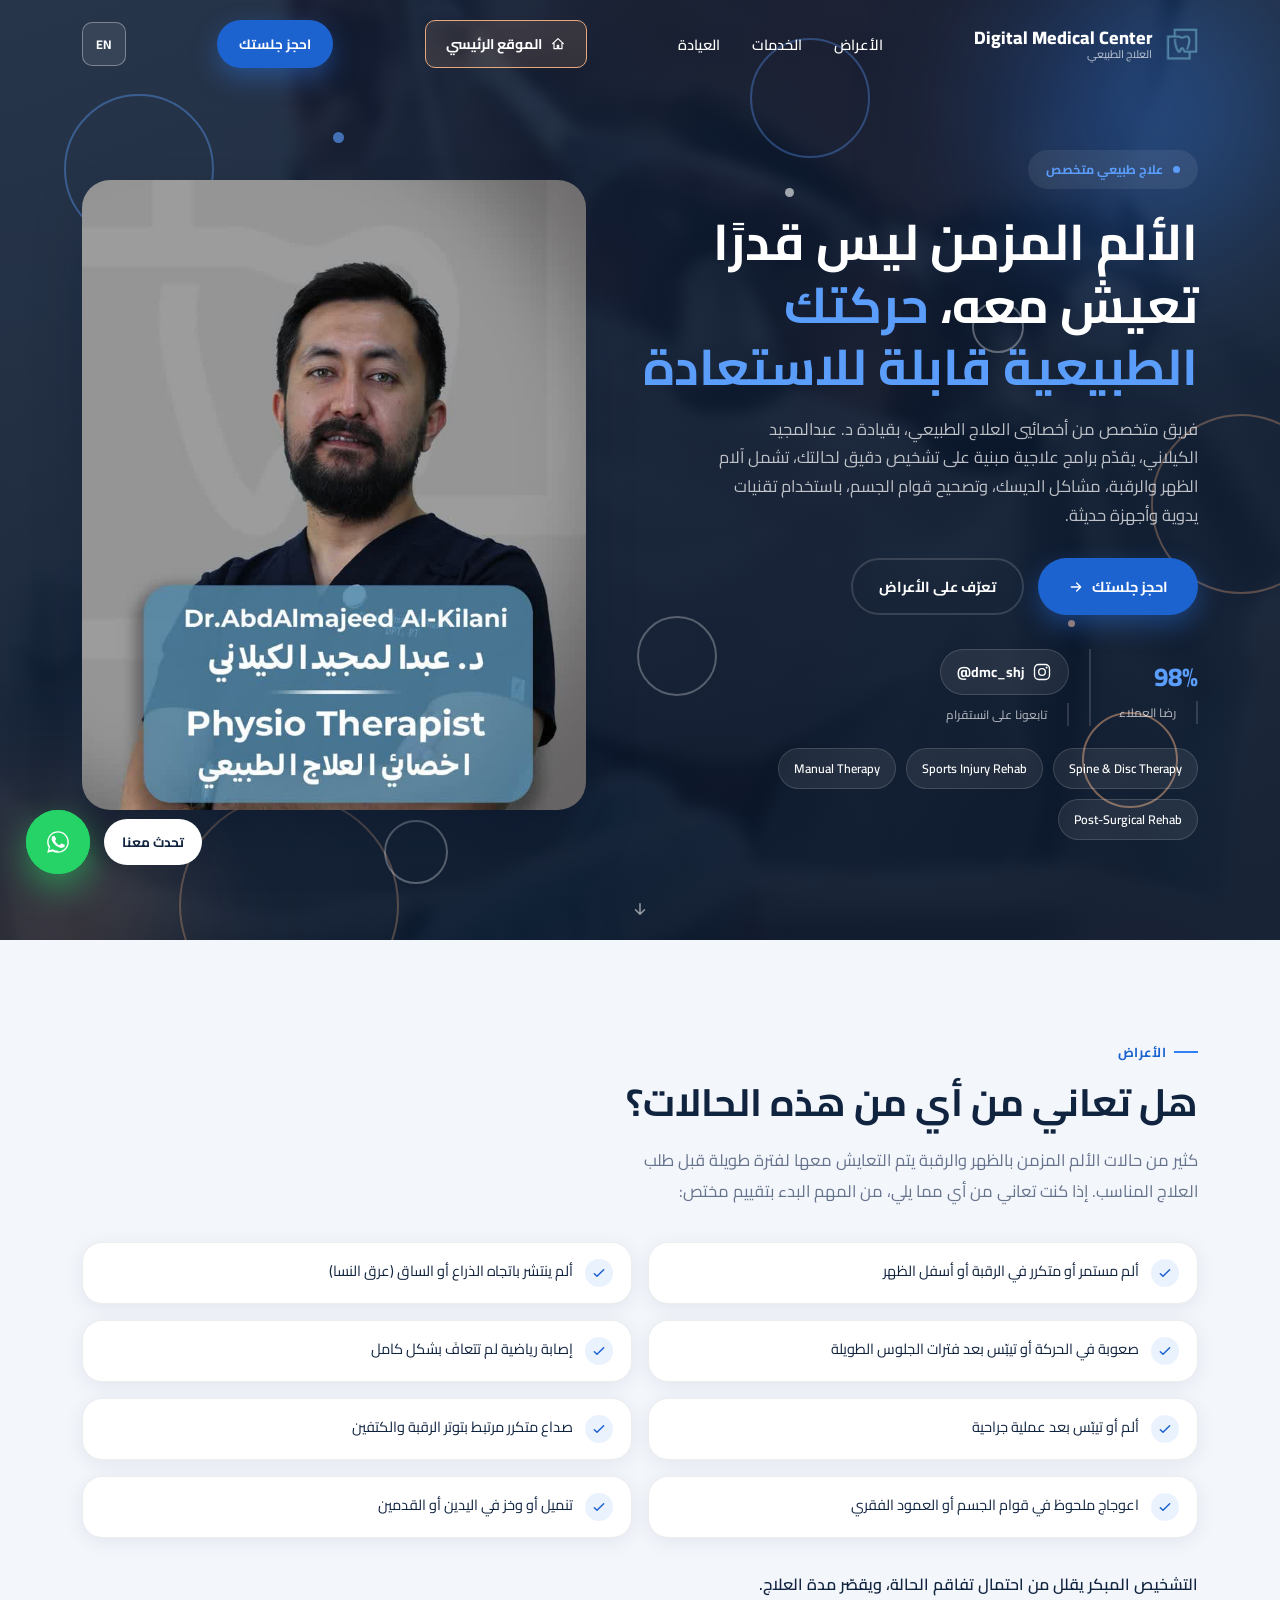
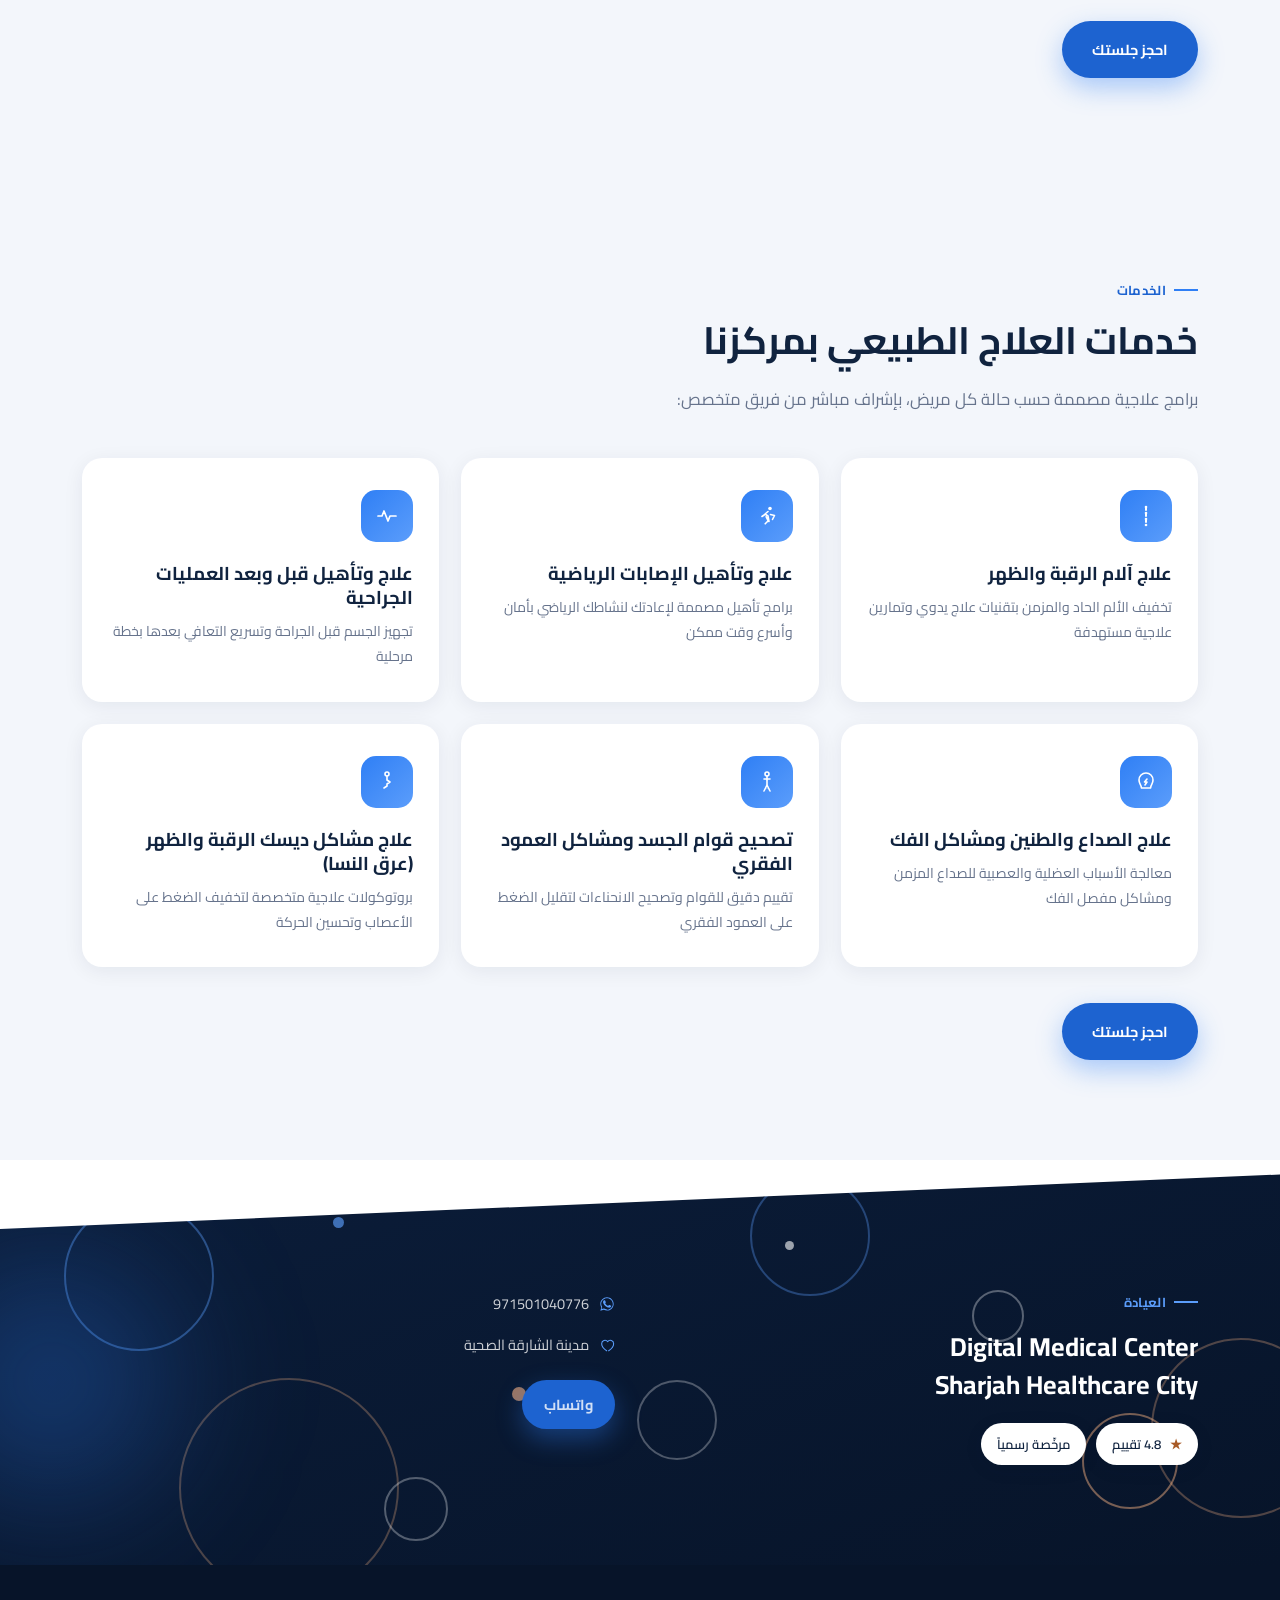
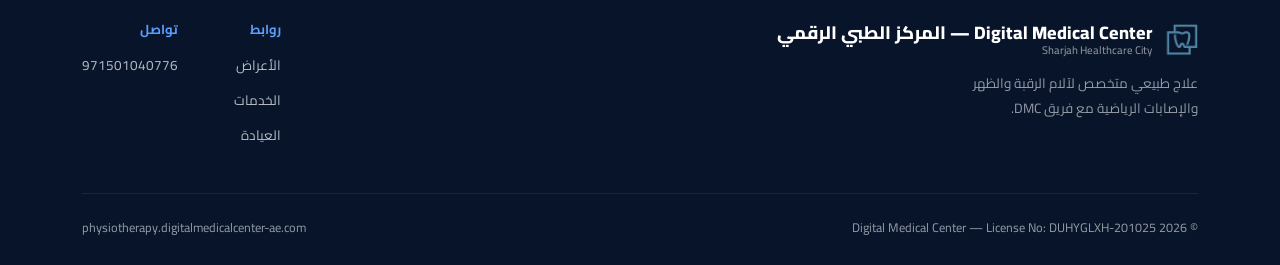
<file: index.html>
<!DOCTYPE html>
<html lang="ar" dir="rtl">
<head>
<meta charset="UTF-8">
<meta name="viewport" content="width=device-width, initial-scale=1.0">
<title data-i18n="pageTitle">العلاج الطبيعي | د. عبدالمجيد الكيلاني | المركز الطبي الرقمي</title>
<meta name="description" data-i18n-attr="content:metaDesc" content="علاج طبيعي متخصص لآلام الظهر والرقبة، مشاكل الديسك، والإصابات الرياضية مع د. عبدالمجيد الكيلاني وفريقه — المركز الطبي الرقمي (Digital Medical Center)، Sharjah Healthcare City.">
<link rel="icon" type="image/png" href="assets/images/logo-icon.png">

<link rel="preconnect" href="https://fonts.googleapis.com">
<link rel="preconnect" href="https://fonts.gstatic.com" crossorigin>
<link href="https://fonts.googleapis.com/css2?family=Cairo:wght@400;500;600;700;800&display=swap" rel="stylesheet">

<link rel="stylesheet" href="css/tokens.css">
<link rel="stylesheet" href="css/base.css">
<link rel="stylesheet" href="css/components.css">
<link rel="stylesheet" href="styles.css">
</head>
<body>

<!-- ===== Header (shared component — see components/header.html) ===== -->
<header class="site-header" id="siteHeader">
  <div class="wrap header-inner">
    <a href="/" class="brand">
      <img class="brand-icon" src="assets/images/logo-icon.png" alt="" width="36" height="36">
      <span class="brand-text">Digital Medical Center<small data-i18n="brandTagline">العلاج الطبيعي</small></span>
    </a>
    <nav class="main-nav" id="mainNav">
      <ul>
        <li><a href="#symptoms" data-i18n="navSymptoms">الأعراض</a></li>
        <li><a href="#services" data-i18n="navServices">الخدمات</a></li>
        <li><a href="#clinic" data-i18n="navClinic">العيادة</a></li>
      </ul>
    </nav>
    <a href="https://digitalmedicalcenter-ae.com/" target="_blank" rel="noopener" class="btn-mainsite">
      <svg width="16" height="16" viewBox="0 0 24 24" fill="none"><path d="M4 11.5 12 4l8 7.5M6 10v9h5v-5h2v5h5v-9" stroke="currentColor" stroke-width="1.8" stroke-linecap="round" stroke-linejoin="round"/></svg>
      <span data-i18n="mainSiteBtn">الموقع الرئيسي</span>
    </a>
    <a href="https://wa.me/971501040776" class="btn btn-primary btn-sm nav-cta" data-i18n="bookBtn">احجز جلستك</a>
    <div class="header-end-group">
      <button class="lang-toggle" id="langToggle">EN</button>
      <button class="nav-toggle" id="navToggle" data-i18n-attr="aria-label:openMenu" aria-label="فتح القائمة" aria-expanded="false">
        <span></span><span></span><span></span>
      </button>
    </div>
  </div>
</header>

<main>

<!-- ===== Hero ===== -->
<section class="hero navy-panel">
  <video class="hero-video" autoplay muted loop playsinline preload="auto" poster="assets/images/hero-video-poster.jpg" aria-hidden="true">
    <source src="assets/videos/hero-clinic.mp4" type="video/mp4">
  </video>
  <div class="hero-video-overlay" aria-hidden="true"></div>
  <div class="shapes" aria-hidden="true"><span></span><span></span><span></span><span></span><span></span><span></span><span></span><span></span><span></span><span></span><span></span><span></span></div>
  <div class="blob blob-a"></div>
  <div class="blob blob-b"></div>
  <div class="wrap hero-grid">
    <div>
      <div class="eyebrow"><span class="dot"></span> <span data-i18n="eyebrowText">علاج طبيعي متخصص</span></div>
      <h1 data-i18n-html="heroHeading">الألم المزمن ليس قدرًا تعيش معه، <em>حركتك الطبيعية قابلة للاستعادة</em></h1>
      <p class="lead" data-i18n="heroLead">فريق متخصص من أخصائيي العلاج الطبيعي، بقيادة د. عبدالمجيد الكيلاني، يقدّم برامج علاجية مبنية على تشخيص دقيق لحالتك، تشمل آلام الظهر والرقبة، مشاكل الديسك، وتصحيح قوام الجسم، باستخدام تقنيات يدوية وأجهزة حديثة.</p>
      <div class="hero-ctas">
        <a href="https://wa.me/971501040776" class="btn btn-primary">
          <span data-i18n="bookFreeBtn">احجز جلستك</span>
          <svg width="16" height="16" viewBox="0 0 24 24" fill="none"><path d="M5 12h14M13 6l6 6-6 6" stroke="currentColor" stroke-width="2" stroke-linecap="round" stroke-linejoin="round"/></svg>
        </a>
        <a href="#symptoms" class="btn btn-outline" data-i18n="seeSymptomsBtn">تعرّف على الأعراض</a>
      </div>
      <div class="hero-stats">
        <div><div class="n" data-count="98" data-suffix="%">0</div><div class="l" data-i18n="statSatisfaction">رضا العملاء</div></div>
        <div class="hero-ig-block">
          <a href="https://www.instagram.com/dmc_shj/" target="_blank" rel="noopener" class="hero-ig-link">
            <svg width="20" height="20" viewBox="0 0 24 24" fill="none"><rect x="3" y="3" width="18" height="18" rx="5" stroke="currentColor" stroke-width="1.6"/><circle cx="12" cy="12" r="4" stroke="currentColor" stroke-width="1.6"/><circle cx="17.5" cy="6.5" r="1.2" fill="currentColor"/></svg>
            <span dir="ltr" data-i18n="instagramHandle">@dmc_shj</span>
          </a>
          <div class="hero-ig-caption l" data-i18n="instagramCaption">تابعونا على انستقرام</div>
        </div>
      </div>
      <div class="doctor-skills hero-skills">
        <span>Spine &amp; Disc Therapy</span>
        <span>Sports Injury Rehab</span>
        <span>Manual Therapy</span>
        <span>Post-Surgical Rehab</span>
      </div>
    </div>
    <div class="hero-visual" id="heroVisual">
      <div class="photo-card hero-photo-card">
        <img src="assets/images/dr-kilani-hero.jpg" alt="د. عبدالمجيد الكيلاني - Digital Medical Center" width="720" height="1280" loading="eager" fetchpriority="high">
      </div>
    </div>
  </div>
  <a href="#symptoms" class="scroll-cue" data-i18n-attr="aria-label:scrollDownAria" aria-label="انزل تحت">
    <svg width="18" height="18" viewBox="0 0 24 24" fill="none"><path d="M12 5v14M6 13l6 6 6-6" stroke="currentColor" stroke-width="2" stroke-linecap="round" stroke-linejoin="round"/></svg>
  </a>
</section>

<!-- ===== Symptoms ===== -->
<section class="section" id="symptoms">
  <div class="wrap">
    <div class="section-tag" data-i18n="symptomsTag">الأعراض</div>
    <h2 data-i18n="symptomsHeading">هل تعاني من أي من هذه الحالات؟</h2>
    <p class="sub" data-i18n="symptomsIntro">كثير من حالات الألم المزمن بالظهر والرقبة يتم التعايش معها لفترة طويلة قبل طلب العلاج المناسب. إذا كنت تعاني من أي مما يلي، من المهم البدء بتقييم مختص:</p>

    <div class="symptom-grid">
      <div class="symptom-item" data-reveal>
        <span class="ic"><svg width="16" height="16" viewBox="0 0 24 24" fill="none"><path d="M5 13l4 4L19 7" stroke="currentColor" stroke-width="2.2" stroke-linecap="round" stroke-linejoin="round"/></svg></span>
        <span data-i18n="symptom1">ألم مستمر أو متكرر في الرقبة أو أسفل الظهر</span>
      </div>
      <div class="symptom-item" data-reveal>
        <span class="ic"><svg width="16" height="16" viewBox="0 0 24 24" fill="none"><path d="M5 13l4 4L19 7" stroke="currentColor" stroke-width="2.2" stroke-linecap="round" stroke-linejoin="round"/></svg></span>
        <span data-i18n="symptom2">ألم ينتشر باتجاه الذراع أو الساق (عرق النسا)</span>
      </div>
      <div class="symptom-item" data-reveal>
        <span class="ic"><svg width="16" height="16" viewBox="0 0 24 24" fill="none"><path d="M5 13l4 4L19 7" stroke="currentColor" stroke-width="2.2" stroke-linecap="round" stroke-linejoin="round"/></svg></span>
        <span data-i18n="symptom3">صعوبة في الحركة أو تيبّس بعد فترات الجلوس الطويلة</span>
      </div>
      <div class="symptom-item" data-reveal>
        <span class="ic"><svg width="16" height="16" viewBox="0 0 24 24" fill="none"><path d="M5 13l4 4L19 7" stroke="currentColor" stroke-width="2.2" stroke-linecap="round" stroke-linejoin="round"/></svg></span>
        <span data-i18n="symptom4">إصابة رياضية لم تتعافَ بشكل كامل</span>
      </div>
      <div class="symptom-item" data-reveal>
        <span class="ic"><svg width="16" height="16" viewBox="0 0 24 24" fill="none"><path d="M5 13l4 4L19 7" stroke="currentColor" stroke-width="2.2" stroke-linecap="round" stroke-linejoin="round"/></svg></span>
        <span data-i18n="symptom5">ألم أو تيبّس بعد عملية جراحية</span>
      </div>
      <div class="symptom-item" data-reveal>
        <span class="ic"><svg width="16" height="16" viewBox="0 0 24 24" fill="none"><path d="M5 13l4 4L19 7" stroke="currentColor" stroke-width="2.2" stroke-linecap="round" stroke-linejoin="round"/></svg></span>
        <span data-i18n="symptom6">صداع متكرر مرتبط بتوتر الرقبة والكتفين</span>
      </div>
      <div class="symptom-item" data-reveal>
        <span class="ic"><svg width="16" height="16" viewBox="0 0 24 24" fill="none"><path d="M5 13l4 4L19 7" stroke="currentColor" stroke-width="2.2" stroke-linecap="round" stroke-linejoin="round"/></svg></span>
        <span data-i18n="symptom7">اعوجاج ملحوظ في قوام الجسم أو العمود الفقري</span>
      </div>
      <div class="symptom-item" data-reveal>
        <span class="ic"><svg width="16" height="16" viewBox="0 0 24 24" fill="none"><path d="M5 13l4 4L19 7" stroke="currentColor" stroke-width="2.2" stroke-linecap="round" stroke-linejoin="round"/></svg></span>
        <span data-i18n="symptom8">تنميل أو وخز في اليدين أو القدمين</span>
      </div>
    </div>

    <p class="symptoms-closing" data-i18n="symptomsClosing">التشخيص المبكر يقلل من احتمال تفاقم الحالة، ويقصّر مدة العلاج.</p>
    <a href="https://wa.me/971501040776" class="btn btn-primary" data-i18n="bookFreeBtn">احجز جلستك</a>
  </div>
</section>

<!-- ===== Services + Team ===== -->
<section class="section" id="services">
  <div class="wrap">
    <div class="section-tag" data-i18n="servicesTag">الخدمات</div>
    <h2 data-i18n="servicesHeading">خدمات العلاج الطبيعي بمركزنا</h2>
    <p class="sub" data-i18n="servicesIntro">برامج علاجية مصممة حسب حالة كل مريض، بإشراف مباشر من فريق متخصص:</p>

    <div class="services-grid">
      <div class="card" data-reveal>
        <div class="card-icon"><svg width="24" height="24" viewBox="0 0 24 24" fill="none"><path d="M12 3v3M12 9v3M12 15v3M12 21v0" stroke="currentColor" stroke-width="2" stroke-linecap="round"/><circle cx="12" cy="3" r="1.3" fill="currentColor"/><circle cx="12" cy="9" r="1.3" fill="currentColor"/><circle cx="12" cy="15" r="1.3" fill="currentColor"/><circle cx="12" cy="21" r="1.3" fill="currentColor"/></svg></div>
        <h3 data-i18n="service1">علاج آلام الرقبة والظهر</h3>
        <p data-i18n="service1Desc">تخفيف الألم الحاد والمزمن بتقنيات علاج يدوي وتمارين علاجية مستهدفة</p>
      </div>
      <div class="card" data-reveal>
        <div class="card-icon"><svg width="24" height="24" viewBox="0 0 24 24" fill="none"><circle cx="15" cy="4.5" r="1.8" fill="currentColor"/><path d="M13 7.5 10 10l3 2 1 5.5M10.5 10 7 12.5m8.5-2 4 1-2 4m-6.3-2.7 2 4-3 3" stroke="currentColor" stroke-width="1.6" stroke-linecap="round" stroke-linejoin="round"/></svg></div>
        <h3 data-i18n="service2">علاج وتأهيل الإصابات الرياضية</h3>
        <p data-i18n="service2Desc">برامج تأهيل مصممة لإعادتك لنشاطك الرياضي بأمان وأسرع وقت ممكن</p>
      </div>
      <div class="card" data-reveal>
        <div class="card-icon"><svg width="24" height="24" viewBox="0 0 24 24" fill="none"><path d="M3 12h4l2-5 4 10 2-5h6" stroke="currentColor" stroke-width="1.7" stroke-linecap="round" stroke-linejoin="round"/></svg></div>
        <h3 data-i18n="service3">علاج وتأهيل قبل وبعد العمليات الجراحية</h3>
        <p data-i18n="service3Desc">تجهيز الجسم قبل الجراحة وتسريع التعافي بعدها بخطة مرحلية</p>
      </div>
      <div class="card" data-reveal>
        <div class="card-icon"><svg width="24" height="24" viewBox="0 0 24 24" fill="none"><path d="M12 3a7 7 0 0 0-7 7c0 3 1.5 4.5 2 6l.5 2h9l.5-2c.5-1.5 2-3 2-6a7 7 0 0 0-7-7Z" stroke="currentColor" stroke-width="1.6" stroke-linejoin="round"/><path d="M13 9l-2.5 3H13l-2 3" stroke="currentColor" stroke-width="1.6" stroke-linecap="round" stroke-linejoin="round"/></svg></div>
        <h3 data-i18n="service4">علاج الصداع والطنين ومشاكل الفك</h3>
        <p data-i18n="service4Desc">معالجة الأسباب العضلية والعصبية للصداع المزمن ومشاكل مفصل الفك</p>
      </div>
      <div class="card" data-reveal>
        <div class="card-icon"><svg width="24" height="24" viewBox="0 0 24 24" fill="none"><circle cx="12" cy="4" r="2" stroke="currentColor" stroke-width="1.6"/><path d="M12 6v9M9 9h6M9 21l3-6 3 6" stroke="currentColor" stroke-width="1.6" stroke-linecap="round" stroke-linejoin="round"/><path d="M12 2v20" stroke="currentColor" stroke-width="1" stroke-dasharray="1 3" opacity=".5"/></svg></div>
        <h3 data-i18n="service5">تصحيح قوام الجسد ومشاكل العمود الفقري</h3>
        <p data-i18n="service5Desc">تقييم دقيق للقوام وتصحيح الانحناءات لتقليل الضغط على العمود الفقري</p>
      </div>
      <div class="card" data-reveal>
        <div class="card-icon"><svg width="24" height="24" viewBox="0 0 24 24" fill="none"><circle cx="12" cy="4" r="2" stroke="currentColor" stroke-width="1.6"/><path d="M12 6v4l3 2-3 2v2l-3 2" stroke="currentColor" stroke-width="1.6" stroke-linecap="round" stroke-linejoin="round"/></svg></div>
        <h3 data-i18n="service6">علاج مشاكل ديسك الرقبة والظهر (عرق النسا)</h3>
        <p data-i18n="service6Desc">بروتوكولات علاجية متخصصة لتخفيف الضغط على الأعصاب وتحسين الحركة</p>
      </div>
    </div>

    <a href="https://wa.me/971501040776" class="btn btn-primary" style="margin-top:36px;" data-i18n="bookFreeBtn">احجز جلستك</a>
  </div>
</section>

<!-- ===== Clinic ===== -->
<section class="navy-panel finale" id="clinic">
  <div class="divider-cut" aria-hidden="true"></div>
  <div class="shapes" aria-hidden="true"><span></span><span></span><span></span><span></span><span></span><span></span><span></span><span></span><span></span><span></span><span></span><span></span></div>
  <div class="blob blob-c"></div>

  <div class="wrap">
    <div class="clinic-grid">
      <div data-reveal>
        <div class="section-tag" data-i18n="clinicTag">العيادة</div>
        <h3 class="clinic-h">Digital Medical Center<br>Sharjah Healthcare City</h3>
        <div class="clinic-badges">
          <span class="badge-pill"><span class="star">★</span> <span data-i18n="ratingBadge">4.8 تقييم</span></span>
          <span class="badge-pill" data-i18n="licensedBadge">مرخّصة رسمياً</span>
        </div>
      </div>
      <div class="clinic-contact" data-reveal>
        <a href="https://wa.me/971501040776" target="_blank" rel="noopener"><svg width="16" height="16" viewBox="0 0 24 24" fill="currentColor"><path d="M17.5 14.4c-.3-.1-1.7-.9-2-1-.3-.1-.5-.1-.7.1-.2.3-.8 1-.9 1.2-.2.2-.3.2-.6.1-.3-.2-1.2-.5-2.3-1.5-.9-.8-1.4-1.7-1.6-2-.2-.3 0-.5.1-.6.1-.1.3-.3.4-.5.1-.1.2-.3.3-.5.1-.2 0-.4 0-.5-.1-.1-.7-1.7-1-2.3-.2-.6-.5-.5-.7-.5h-.6c-.2 0-.5.1-.8.4-.3.3-1 1-1 2.4s1.1 2.8 1.2 3c.1.2 2.1 3.3 5.2 4.5.7.3 1.3.5 1.7.6.7.2 1.4.2 1.9.1.6-.1 1.7-.7 2-1.4.2-.7.2-1.3.1-1.4-.1-.1-.3-.2-.6-.3z"/><path d="M12 2C6.5 2 2 6.5 2 12c0 1.9.5 3.6 1.4 5.1L2 22l5.1-1.3c1.4.8 3.1 1.2 4.9 1.2 5.5 0 10-4.5 10-10S17.5 2 12 2zm0 18.1c-1.6 0-3.1-.4-4.5-1.2l-.3-.2-3.3.9.9-3.2-.2-.3C3.8 14.7 3.3 13.4 3.3 12c0-4.8 3.9-8.7 8.7-8.7s8.7 3.9 8.7 8.7-3.9 8.7-8.7 8.7z"/></svg> 971501040776</a>
        <span><svg width="16" height="16" viewBox="0 0 24 24" fill="none"><path d="M12 21s-8-5.5-8-11a5 5 0 0 1 9-3 5 5 0 0 1 9 3c0 5.5-8 11-8 11" stroke="currentColor" stroke-width="1.6" stroke-linejoin="round"/></svg> <span data-i18n="clinicAddress">مدينة الشارقة الصحية</span></span>
        <div class="clinic-ctas">
          <a href="https://wa.me/971501040776" class="btn btn-primary btn-sm" data-i18n="whatsappBtn">واتساب</a>
        </div>
      </div>
    </div>
  </div>
</section>

</main>

<!-- ===== Footer (shared component — see components/footer.html) ===== -->
<footer class="site-footer">
  <div class="wrap">
    <div class="footer-grid">
      <div>
        <a href="/" class="brand">
          <img class="brand-icon" src="assets/images/logo-icon.png" alt="" width="36" height="36">
          <span class="brand-text">Digital Medical Center — المركز الطبي الرقمي<small>Sharjah Healthcare City</small></span>
        </a>
        <p style="opacity:.6;font-size:13.5px;margin-top:14px;max-width:260px;line-height:1.8;" data-i18n="footerDesc">علاج طبيعي متخصص لآلام الرقبة والظهر والإصابات الرياضية مع فريق DMC.</p>
      </div>
      <div class="footer-links">
        <div>
          <h3 data-i18n="footerLinksTitle">روابط</h3>
          <ul>
            <li><a href="#symptoms" data-i18n="navSymptoms">الأعراض</a></li>
            <li><a href="#services" data-i18n="navServices">الخدمات</a></li>
            <li><a href="#clinic" data-i18n="navClinic">العيادة</a></li>
          </ul>
        </div>
        <div>
          <h3 data-i18n="footerContactTitle">تواصل</h3>
          <ul>
            <li><a href="https://wa.me/971501040776" target="_blank" rel="noopener">971501040776</a></li>
          </ul>
        </div>
      </div>
    </div>
    <div class="footer-bottom">
      <span>© 2026 Digital Medical Center — License No: DUHYGLXH-201025</span>
      <span>physiotherapy.digitalmedicalcenter-ae.com</span>
    </div>
  </div>
</footer>

<!-- ===== WhatsApp float (shared component — see components/whatsapp-float.html) ===== -->
<a href="https://wa.me/971501040776" class="wa-float" data-i18n-attr="aria-label:whatsappAria" aria-label="تواصل معنا عبر واتساب" target="_blank" rel="noopener">
  <span class="wa-ring"></span>
  <span class="wa-label" data-i18n="waLabelText">تحدث معنا</span>
  <svg width="26" height="26" viewBox="0 0 24 24" fill="#fff"><path d="M17.5 14.4c-.3-.1-1.7-.9-2-1-.3-.1-.5-.1-.7.1-.2.3-.8 1-.9 1.2-.2.2-.3.2-.6.1-.3-.2-1.2-.5-2.3-1.5-.9-.8-1.4-1.7-1.6-2-.2-.3 0-.5.1-.6.1-.1.3-.3.4-.5.1-.1.2-.3.3-.5.1-.2 0-.4 0-.5-.1-.1-.7-1.7-1-2.3-.2-.6-.5-.5-.7-.5h-.6c-.2 0-.5.1-.8.4-.3.3-1 1-1 2.4s1.1 2.8 1.2 3c.1.2 2.1 3.3 5.2 4.5.7.3 1.3.5 1.7.6.7.2 1.4.2 1.9.1.6-.1 1.7-.7 2-1.4.2-.7.2-1.3.1-1.4-.1-.1-.3-.2-.6-.3z"/><path d="M12 2C6.5 2 2 6.5 2 12c0 1.9.5 3.6 1.4 5.1L2 22l5.1-1.3c1.4.8 3.1 1.2 4.9 1.2 5.5 0 10-4.5 10-10S17.5 2 12 2zm0 18.1c-1.6 0-3.1-.4-4.5-1.2l-.3-.2-3.3.9.9-3.2-.2-.3C3.8 14.7 3.3 13.4 3.3 12c0-4.8 3.9-8.7 8.7-8.7s8.7 3.9 8.7 8.7-3.9 8.7-8.7 8.7z"/></svg>
</a>

<script src="i18n.js"></script>
<script src="js/components.js"></script>
<script src="script.js"></script>
</body>
</html>
</file>
<file: css/tokens.css>
/*
  Design tokens — shared across ALL specialty landing pages (implant, dermatology, ortho...).
  Derived from the "Meditics" medical template reference: deep navy panels,
  bright blue accent, light content sections, pill buttons.
  Do not duplicate these values in page-specific CSS — reference the variables.
*/
:root{
  /* Core palette */
  --navy-deep:   #071429;
  --navy:        #0B1D3A;
  --navy-soft:   #122a52;
  --blue:        #2F7FF5;
  --blue-strong: #1D63D0; /* WCAG AA-safe for white text on blue (buttons, badges) */
  --blue-light:  #5B9DFB;
  --camel:       #E8A87C; /* warm light-orange/camel accent — used sparingly against the navy/blue base */
  --camel-rgb:   232,168,124;
  --camel-strong:#A85A26; /* WCAG AA-safe camel for small text/icons on light backgrounds */
  --bg-light:    #F3F6FB;
  --white:       #FFFFFF;
  --ink:         #10233F;
  --ink-soft:    #66738C;
  --line-soft:   rgba(16,35,63,.08);
  --line-on-navy:rgba(255,255,255,.14);

  /* WhatsApp brand (float button only) */
  --wa-green: #25D366;

  /* Typography */
  --font-display: 'Cairo', sans-serif;
  --font-body: 'Cairo', sans-serif;

  /* Radii */
  --r-sm: 12px;
  --r-md: 20px;
  --r-lg: 28px;
  --r-pill: 100px;

  /* Shadows */
  --shadow-card: 0 4px 20px rgba(11,29,58,.07);
  --shadow-card-hover: 0 20px 40px rgba(11,29,58,.14);
  --shadow-btn: 0 10px 26px rgba(47,127,245,.38);
  --shadow-navy-panel: 0 30px 60px -20px rgba(7,20,41,.5);

  /* Layout */
  --container: 1180px;
  --section-pad: 100px;
}

@media (max-width: 640px){
  :root{
    --section-pad: 64px;
  }
}
</file>
<file: css/base.css>
/* Base reset + typography — shared across all specialty pages */
*{margin:0;padding:0;box-sizing:border-box;}
html{scroll-behavior:smooth;}
body{
  background:var(--bg-light);
  color:var(--ink);
  font-family:var(--font-body);
  overflow-x:hidden;
  -webkit-font-smoothing:antialiased;
}
h1,h2,h3,h4{font-family:var(--font-display);font-weight:700;line-height:1.3;}
a{text-decoration:none;color:inherit;}
ul{list-style:none;}
img{max-width:100%;display:block;}
button{font-family:inherit;cursor:pointer;border:none;background:none;}
svg{display:block;}

.wrap{max-width:var(--container);margin:0 auto;padding:0 24px;}
@media(min-width:640px){.wrap{padding:0 32px;}}

.section{padding:var(--section-pad) 0;}
.section-tag{
  color:var(--blue-strong);font-weight:700;font-size:13px;letter-spacing:.3px;
  margin-bottom:14px;display:flex;align-items:center;gap:8px;
}
.section-tag::before{content:"";width:24px;height:2px;background:var(--blue);}
.section h2{font-size:clamp(26px,4vw,38px);margin-bottom:18px;max-width:640px;}
.section .sub{color:var(--ink-soft);font-size:16.5px;max-width:580px;line-height:1.85;}

/* Scroll-reveal utility (see js/components.js) */
[data-reveal]{opacity:0;transform:translateY(28px);transition:opacity .7s ease, transform .7s ease;}
[data-reveal][data-reveal-dir="right"]{transform:translateX(48px);}
[data-reveal][data-reveal-dir="left"]{transform:translateX(-48px);}
[data-reveal].in-view{opacity:1;transform:none;}

@keyframes riseIn{from{opacity:0;transform:translateY(24px);}to{opacity:1;transform:translateY(0);}}
@keyframes floatY{0%,100%{transform:translateY(0);}50%{transform:translateY(-10px);}}
@keyframes pulseDot{0%,100%{opacity:1;}50%{opacity:.35;}}

@media (prefers-reduced-motion: reduce){
  html{scroll-behavior:auto;}
  *,*::before,*::after{
    animation-duration:.001ms !important;
    animation-iteration-count:1 !important;
    transition-duration:.001ms !important;
    scroll-behavior:auto !important;
  }
  [data-reveal]{opacity:1;transform:none;}
}
</file>
<file: css/components.css>
/*
  Shared components — reused verbatim on every specialty landing page.
  Markup source of truth lives in /components/*.html — copy that markup
  into a new page, link this stylesheet, and it matches automatically.
*/

/* ---------- Buttons ---------- */
.btn{
  display:inline-flex;align-items:center;gap:8px;
  font-weight:700;font-size:14.5px;border-radius:var(--r-pill);
  padding:15px 30px;transition:transform .25s ease, box-shadow .25s ease, background .25s ease;
}
.btn-sm{padding:11px 22px;font-size:13.5px;}
.btn-primary{background:var(--blue-strong);color:#fff;box-shadow:var(--shadow-btn);}
.btn-primary:hover{transform:translateY(-3px);box-shadow:0 14px 32px rgba(47,127,245,.5);}
.btn-outline{border:2px solid var(--line-on-navy);color:#fff;padding:13px 26px;}
.btn-outline:hover{background:rgba(255,255,255,.08);}
.btn-ghost{border:2px solid var(--line-soft);color:var(--ink);padding:13px 26px;}
.btn-ghost:hover{background:var(--bg-light);}

/* ---------- Keyboard focus ---------- */
a:focus-visible, button:focus-visible, summary:focus-visible{
  outline:2px solid var(--blue-light);outline-offset:3px;border-radius:4px;
}

/* ---------- Header ---------- */
.site-header{position:fixed;inset:0 0 auto 0;z-index:100;padding:20px 0;transition:all .35s ease;}
.site-header.scrolled{background:rgba(255,255,255,.92);backdrop-filter:blur(10px);padding:12px 0;box-shadow:0 4px 20px rgba(11,29,58,.08);}
.header-inner{display:flex;align-items:center;justify-content:space-between;gap:20px;}
.header-end-group{display:flex;align-items:center;gap:10px;}

.brand{display:flex;align-items:center;gap:10px;}
.brand-icon{width:36px;height:36px;object-fit:contain;flex-shrink:0;}
.brand-text{font-family:var(--font-display);font-size:18px;font-weight:800;color:#fff;line-height:1.2;transition:color .35s ease;}
.site-header.scrolled .brand-text{color:var(--navy);}
.brand-text small{display:block;font-family:var(--font-body);font-size:11px;color:rgba(255,255,255,.65);font-weight:500;transition:color .35s ease;}
.site-header.scrolled .brand-text small{color:var(--ink-soft);}

.main-nav ul{display:flex;gap:32px;font-weight:600;font-size:14.5px;}
.main-nav a{position:relative;padding:4px 0;color:#fff;transition:color .35s ease;}
.main-nav a::after{content:"";position:absolute;bottom:0;right:0;width:0;height:2px;background:var(--blue-light);transition:width .3s;}
.main-nav a:hover::after{width:100%;}
@media(min-width:901px){
  .site-header.scrolled .main-nav a{color:var(--ink);}
}

/* "Back to main site" — deliberately not a pill/blue like the booking CTA, so it reads as a different kind of action */
.btn-mainsite{display:inline-flex;align-items:center;gap:8px;background:rgba(var(--camel-rgb),.14);
  border:1.5px solid var(--camel);color:#fff;padding:10px 20px;border-radius:10px;
  font-weight:700;font-size:14px;transition:background .25s ease,color .25s ease,transform .25s ease;}
.btn-mainsite:hover{background:var(--camel-strong);border-color:var(--camel-strong);color:#fff;transform:translateY(-2px);}
.site-header.scrolled .btn-mainsite{color:var(--camel-strong);border-color:var(--camel-strong);background:rgba(var(--camel-rgb),.1);}
.site-header.scrolled .btn-mainsite:hover{background:var(--camel-strong);color:#fff;}
@media(max-width:900px){.btn-mainsite{display:none;}}

/* AR/EN switch — stays visible at every width, including the collapsed mobile bar */
.lang-toggle{flex-shrink:0;width:44px;height:44px;border-radius:10px;
  border:1.5px solid rgba(255,255,255,.35);background:rgba(255,255,255,.08);color:#fff;
  font-family:var(--font-display);font-weight:700;font-size:12.5px;
  transition:background .25s ease,color .25s ease,border-color .25s ease;}
.lang-toggle:hover{background:rgba(255,255,255,.18);}
.site-header.scrolled .lang-toggle{border-color:var(--line-soft);background:var(--bg-light);color:var(--ink);}
.site-header.scrolled .lang-toggle:hover{background:var(--white);border-color:var(--blue-strong);}

.nav-toggle{display:none;flex-direction:column;gap:5px;width:32px;padding:6px;}
.nav-toggle span{display:block;width:100%;height:2px;background:#fff;border-radius:2px;transition:transform .3s,opacity .3s,background .35s ease;}
.site-header.scrolled .nav-toggle span{background:var(--navy);}
.nav-toggle[aria-expanded="true"] span:nth-child(1){transform:translateY(7px) rotate(45deg);}
.nav-toggle[aria-expanded="true"] span:nth-child(2){opacity:0;}
.nav-toggle[aria-expanded="true"] span:nth-child(3){transform:translateY(-7px) rotate(-45deg);}

@media(max-width:900px){
  .main-nav{position:fixed;top:0;left:0;right:0;bottom:0;background:var(--navy);
    display:flex;align-items:center;justify-content:center;
    transform:translateY(-100%);transition:transform .35s ease;z-index:99;}
  .main-nav.open{transform:translateY(0);}
  .main-nav ul{flex-direction:column;text-align:center;gap:26px;font-size:20px;}
  .nav-cta{display:none;}
  .nav-toggle{display:flex;}
}

/* ---------- Dark navy panel (hero / doctor / CTA / testimonial) ---------- */
.navy-panel{background:linear-gradient(160deg,var(--navy) 0%,var(--navy-deep) 100%);color:#fff;position:relative;overflow:hidden;}
.navy-panel .section-tag{color:var(--blue-light);}
.navy-panel .section-tag::before{background:var(--blue-light);}
.navy-panel h2{color:#fff;}
.navy-panel .sub,
.navy-panel p{color:rgba(255,255,255,.72);}
/* Scattered outline circles + a couple of solid dots — subtle background texture for navy panels */
.shapes{position:absolute;inset:0;pointer-events:none;overflow:hidden;z-index:1;}
.shapes span{position:absolute;border-radius:50%;border:2px solid transparent;animation:ringDrift 12s ease-in-out infinite;}
.shapes span:nth-child(1){width:150px;height:150px;top:10%;left:5%;border-color:rgba(91,157,251,.4);animation-duration:14s;}
.shapes span:nth-child(2){width:96px;height:96px;bottom:14%;right:8%;border-color:rgba(var(--camel-rgb),.5);animation-duration:11s;animation-delay:-2.5s;}
.shapes span:nth-child(3){width:52px;height:52px;top:32%;right:20%;border-color:rgba(255,255,255,.32);animation-duration:9s;animation-delay:-4s;}
.shapes span:nth-child(4){width:220px;height:220px;bottom:-8%;left:14%;border-color:rgba(var(--camel-rgb),.3);animation-duration:16s;}
.shapes span:nth-child(5){width:14px;height:14px;top:56%;left:40%;background:rgba(var(--camel-rgb),.65);border:none;animation-duration:8s;animation-delay:-1s;}
.shapes span:nth-child(6){width:9px;height:9px;top:20%;right:38%;background:rgba(255,255,255,.6);border:none;animation-duration:7s;animation-delay:-3s;}
.shapes span:nth-child(7){width:120px;height:120px;top:4%;right:32%;border-color:rgba(91,157,251,.34);animation-duration:13s;animation-delay:-5s;}
.shapes span:nth-child(8){width:64px;height:64px;bottom:6%;left:30%;border-color:rgba(255,255,255,.3);animation-duration:10s;animation-delay:-2s;}
.shapes span:nth-child(9){width:180px;height:180px;top:44%;right:-4%;border-color:rgba(var(--camel-rgb),.32);animation-duration:15s;animation-delay:-6s;}
.shapes span:nth-child(10){width:11px;height:11px;top:14%;left:26%;background:rgba(91,157,251,.65);border:none;animation-duration:9s;animation-delay:-4.5s;}
.shapes span:nth-child(11){width:80px;height:80px;bottom:26%;right:44%;border-color:rgba(255,255,255,.28);animation-duration:12s;animation-delay:-1.5s;}
.shapes span:nth-child(12){width:7px;height:7px;top:66%;right:16%;background:rgba(var(--camel-rgb),.7);border:none;animation-duration:8.5s;animation-delay:-3.5s;}
@keyframes ringDrift{0%,100%{transform:translate(0,0) rotate(0deg);}50%{transform:translate(14px,-18px) rotate(10deg);}}
@media (prefers-reduced-motion: reduce){.shapes span{animation:none;}}

/* Drifting decorative blobs — place inside any position:relative panel, size/position per instance */
.blob{position:absolute;border-radius:50%;filter:blur(60px);pointer-events:none;z-index:1;animation:blobDrift 9s ease-in-out infinite;}
@keyframes blobDrift{0%,100%{transform:translate(0,0) scale(1);}50%{transform:translate(24px,-26px) scale(1.1);}}
@media (prefers-reduced-motion: reduce){.blob{animation:none;}}

/* ---------- Cards ---------- */
.card{background:var(--white);border-radius:var(--r-md);padding:32px 26px;box-shadow:var(--shadow-card);transition:transform .35s ease, box-shadow .35s ease;}
.card:hover{transform:translateY(-6px);box-shadow:var(--shadow-card-hover);}
.card-icon{width:52px;height:52px;border-radius:15px;display:flex;align-items:center;justify-content:center;margin-bottom:20px;background:linear-gradient(135deg,var(--blue),var(--blue-light));color:#fff;flex-shrink:0;}
.card h3{font-size:18.5px;margin-bottom:9px;}
.card p{color:var(--ink-soft);font-size:14px;line-height:1.8;}

.badge-pill{display:inline-flex;align-items:center;gap:9px;background:var(--white);padding:9px 16px;border-radius:var(--r-pill);font-size:13px;font-weight:600;color:var(--ink);box-shadow:var(--shadow-card);}
.badge-pill .star{color:var(--camel-strong);}

/* ---------- Photo card w/ floating badges (hero + doctor sections) ---------- */
.photo-card{position:relative;border-radius:var(--r-lg);overflow:hidden;box-shadow:var(--shadow-navy-panel);}
.photo-card img{width:100%;height:100%;object-fit:cover;}
.photo-badge{position:absolute;bottom:-20px;right:-14px;background:var(--white);padding:16px 20px;border-radius:18px;box-shadow:0 20px 40px rgba(7,20,41,.25);display:flex;align-items:center;gap:12px;max-width:230px;animation:floatY 4s ease-in-out infinite;}
.photo-badge .ic{width:38px;height:38px;border-radius:12px;background:var(--blue);display:flex;align-items:center;justify-content:center;color:#fff;flex-shrink:0;}
.photo-badge .txt{font-size:12.5px;color:var(--ink-soft);font-weight:600;line-height:1.5;}
.photo-badge .txt b{color:var(--ink);display:block;font-size:14px;}
.photo-tag{position:absolute;top:-16px;left:-12px;background:var(--blue-strong);color:#fff;padding:10px 16px;border-radius:14px;font-size:12px;font-weight:700;box-shadow:0 10px 24px rgba(47,127,245,.45);display:flex;align-items:center;gap:6px;}

/* ---------- Footer ---------- */
.site-footer{background:var(--navy-deep);color:#F3F6FB;padding:56px 0 26px;}
.footer-grid{display:flex;justify-content:space-between;flex-wrap:wrap;gap:36px;margin-bottom:36px;}
.site-footer .brand-text{color:#fff;}
.site-footer .brand-text small{color:rgba(255,255,255,.55);}
.footer-links{display:flex;gap:56px;flex-wrap:wrap;}
.footer-links h3{font-size:13px;color:var(--blue-light);margin-bottom:14px;font-weight:700;}
.footer-links li{margin-bottom:9px;font-size:13.5px;opacity:.75;}
.footer-bottom{border-top:1px solid rgba(255,255,255,.12);padding-top:22px;font-size:12.5px;opacity:.6;display:flex;justify-content:space-between;flex-wrap:wrap;gap:10px;}

.footer-social{display:flex;gap:10px;margin-top:16px;}
.footer-social a{width:34px;height:34px;border-radius:50%;background:rgba(255,255,255,.08);border:1px solid rgba(255,255,255,.14);display:flex;align-items:center;justify-content:center;color:#fff;transition:background .25s ease,transform .25s ease;}
.footer-social a:hover{background:var(--blue-strong);transform:translateY(-2px);}

/* ---------- Compact testimonial quote (reused wherever a short review fits) ---------- */
.mini-quote{margin-top:20px;padding-right:16px;border-right:2px solid var(--blue-light);}
.mini-quote p{color:rgba(255,255,255,.82);font-size:14px;line-height:1.7;font-style:italic;margin-bottom:6px;}
.mini-quote cite{color:var(--blue-light);font-size:12px;font-style:normal;font-weight:600;}

/* ---------- FAQ accordion (native <details>, no JS needed) ---------- */
.faq-block{margin-top:56px;max-width:720px;position:relative;z-index:2;}
.faq-item{border-bottom:1px solid var(--line-on-navy);padding:16px 0;}
.faq-item summary{cursor:pointer;list-style:none;display:flex;justify-content:space-between;align-items:center;gap:12px;font-weight:700;font-size:15px;color:#fff;}
.faq-item summary::-webkit-details-marker{display:none;}
.faq-item summary::after{content:"+";font-size:20px;line-height:1;color:var(--blue-light);flex-shrink:0;transition:transform .25s ease;}
.faq-item[open] summary::after{transform:rotate(45deg);}
.faq-item p{color:rgba(255,255,255,.72);font-size:14px;line-height:1.8;margin-top:10px;}

/* ---------- WhatsApp float ---------- */
.wa-float{position:fixed;bottom:26px;left:26px;width:64px;height:64px;background:var(--wa-green);border-radius:50%;
  display:flex;align-items:center;justify-content:center;box-shadow:0 14px 32px rgba(37,211,102,.5);z-index:90;
  animation:floatY 3.5s ease-in-out infinite;}
.wa-ring{position:absolute;inset:0;border-radius:50%;border:2px solid var(--wa-green);animation:waPulse 2.2s ease-out infinite;}
.wa-label{position:absolute;top:50%;left:100%;margin-left:14px;transform:translateY(-50%);background:var(--white);color:var(--ink);
  padding:10px 18px;border-radius:var(--r-pill);font-size:13.5px;font-weight:700;box-shadow:var(--shadow-card);
  white-space:nowrap;pointer-events:none;}
@media(max-width:640px){.wa-label{display:none;}}
@keyframes waPulse{0%{transform:scale(1);opacity:.6;}100%{transform:scale(1.7);opacity:0;}}
@media (prefers-reduced-motion: reduce){.wa-ring{animation:none;display:none;}}
</file>
<file: styles.css>
/* Page-specific styles — العلاج الطبيعي (physiotherapy service landing page) */

/* ---------- Hero background video (looping clinic footage) ---------- */
.hero-video{position:absolute;inset:0;z-index:0;width:100%;height:100%;
  object-fit:cover;pointer-events:none;
  filter:blur(6px) brightness(.5) saturate(.75);
  transform:scale(1.08); /* hide the blur's soft edge past the section bounds */}
.hero-video-overlay{position:absolute;inset:0;z-index:0;pointer-events:none;
  background:linear-gradient(160deg, rgba(11,29,58,.72) 0%, rgba(7,20,41,.86) 100%);}

/* ---------- Decorative blob placements ---------- */
.blob-a{top:-10%;right:-6%;width:420px;height:420px;background:radial-gradient(circle,rgba(47,127,245,.45),transparent 70%);animation-duration:11s;}
.blob-b{bottom:-15%;left:-8%;width:320px;height:320px;background:radial-gradient(circle,rgba(var(--camel-rgb),.32),transparent 70%);animation-duration:8s;animation-delay:-3s;}
.blob-c{top:10%;left:-10%;width:360px;height:360px;background:radial-gradient(circle,rgba(47,127,245,.4),transparent 70%);animation-duration:10s;}

/* ---------- Hero ---------- */
.hero{padding-top:150px;padding-bottom:100px;min-height:92vh;display:flex;align-items:center;}
.hero-grid{position:relative;z-index:2;display:grid;grid-template-columns:1.05fr .95fr;gap:56px;align-items:center;width:100%;}

.eyebrow{display:inline-flex;align-items:center;gap:10px;background:rgba(255,255,255,.08);padding:8px 18px;border-radius:var(--r-pill);font-size:12.5px;font-weight:700;color:var(--blue-light);margin-bottom:22px;opacity:0;animation:riseIn .8s ease forwards .1s;}
.eyebrow .dot{width:7px;height:7px;background:var(--blue-light);border-radius:50%;animation:pulseDot 2s infinite;}

.hero h1{font-size:clamp(30px,4.4vw,50px);line-height:1.25;color:#fff;margin-bottom:16px;opacity:0;animation:riseIn .8s ease forwards .25s;}
.hero h1 em{font-style:normal;color:var(--blue-light);}

.hero p.lead{font-size:16.5px;line-height:1.75;color:rgba(255,255,255,.72);max-width:490px;margin-bottom:28px;opacity:0;animation:riseIn .8s ease forwards .4s;}

.hero-ctas{display:flex;gap:14px;flex-wrap:wrap;opacity:0;animation:riseIn .8s ease forwards .55s;}

.hero-stats{display:flex;align-items:center;gap:28px;flex-wrap:wrap;margin-top:34px;opacity:0;animation:riseIn .8s ease forwards .7s;}
.hero-stats div{border-right:2px solid rgba(255,255,255,.14);padding-right:20px;}
.hero-stats div:first-child{padding-right:0;border:none;}
.hero-stats .n{font-family:var(--font-display);font-size:26px;font-weight:800;color:var(--blue-light);}
.hero-stats .l{font-size:12px;color:rgba(255,255,255,.65);font-weight:500;}
.hero-ig-link{display:inline-flex;align-items:center;gap:8px;background:rgba(255,255,255,.08);border:1px solid var(--line-on-navy);padding:9px 16px;border-radius:var(--r-pill);color:#fff;font-weight:700;font-size:14px;}
.hero-ig-link svg{flex-shrink:0;}
.hero-ig-block{display:flex;flex-direction:column;gap:8px;}
.hero-ig-block .hero-ig-caption{margin-top:0;}
.hero-ig-caption{margin-top:10px;opacity:0;animation:riseIn .8s ease forwards .75s;}

.hero-visual{position:relative;z-index:2;opacity:0;animation:riseIn 1s ease forwards .35s;perspective:1000px;}
.hero-photo-card{aspect-ratio:4/5;transition:transform .15s ease-out;transform-style:preserve-3d;}
.hero-photo-card img{object-position:center 12%;}

.doctor-skills{display:flex;flex-wrap:wrap;gap:10px;}
.doctor-skills span{background:rgba(255,255,255,.08);border:1px solid var(--line-on-navy);padding:8px 15px;border-radius:var(--r-pill);font-size:12.5px;font-weight:600;color:#fff;}
.hero-skills{margin-top:22px;opacity:0;animation:riseIn .8s ease forwards .85s;}

.scroll-cue{position:absolute;bottom:22px;left:50%;transform:translateX(-50%);color:rgba(255,255,255,.55);z-index:3;animation:bounceCue 2s ease-in-out infinite;}
@keyframes bounceCue{0%,100%{transform:translateX(-50%) translateY(0);}50%{transform:translateX(-50%) translateY(8px);}}

@media(max-width:900px){
  .hero{padding-top:120px;min-height:auto;}
  .hero-grid{grid-template-columns:1fr;}
  .hero-visual{order:-1;max-width:300px;margin:0 auto 10px;}
  .hero-stats{flex-wrap:wrap;}
  .scroll-cue{display:none;}
}

/* ---------- Symptoms ---------- */
.symptom-grid{display:grid;grid-template-columns:1fr 1fr;gap:16px;margin-top:36px;}
.symptom-item{display:flex;align-items:flex-start;gap:12px;padding:16px 18px;background:var(--white);border:1px solid var(--line-soft);border-radius:var(--r-md);box-shadow:var(--shadow-card);}
.symptom-item .ic{width:28px;height:28px;border-radius:50%;background:rgba(47,127,245,.1);color:var(--blue-strong);display:flex;align-items:center;justify-content:center;flex-shrink:0;}
.symptom-item span:last-child{font-size:14.5px;color:var(--ink);line-height:1.6;}
.symptoms-closing{margin-top:32px;margin-bottom:22px;font-size:16px;font-weight:600;color:var(--ink);max-width:640px;line-height:1.8;}
@media(max-width:700px){.symptom-grid{grid-template-columns:1fr;}}

/* ---------- Services grid (light section) ---------- */
.services-grid{display:grid;grid-template-columns:repeat(3,1fr);gap:22px;margin-top:44px;}
@media(max-width:900px){.services-grid{grid-template-columns:repeat(2,1fr);}}
@media(max-width:600px){.services-grid{grid-template-columns:1fr;}}

.section-divider{height:1px;background:var(--line-soft);margin:60px 0;}

/* ---------- Clinic finale ---------- */
.finale{position:relative;overflow:hidden;padding:calc(var(--section-pad) + 30px) 0 var(--section-pad);}
.divider-cut{position:absolute;top:-1px;left:0;right:0;height:70px;background:var(--white);clip-path:polygon(0 0,100% 0,100% 22%,0 100%);z-index:2;}

.clinic-grid{display:grid;grid-template-columns:1fr 1fr;gap:50px;align-items:start;position:relative;z-index:2;}
.clinic-h{color:#fff;font-size:clamp(20px,2.6vw,26px);line-height:1.45;margin:14px 0 20px;}
.clinic-badges{display:flex;flex-wrap:wrap;gap:10px;}
.clinic-contact{display:flex;flex-direction:column;gap:14px;}
.clinic-contact a,.clinic-contact span{display:flex;align-items:center;gap:10px;color:rgba(255,255,255,.8);font-size:14.5px;}
.clinic-contact a:hover{color:#fff;}
.clinic-contact svg{color:var(--blue-light);flex-shrink:0;}
.clinic-ctas{display:flex;gap:12px;margin-top:8px;flex-wrap:wrap;}

@media(max-width:760px){
  .clinic-grid{grid-template-columns:1fr;gap:28px;}
}
</file>
